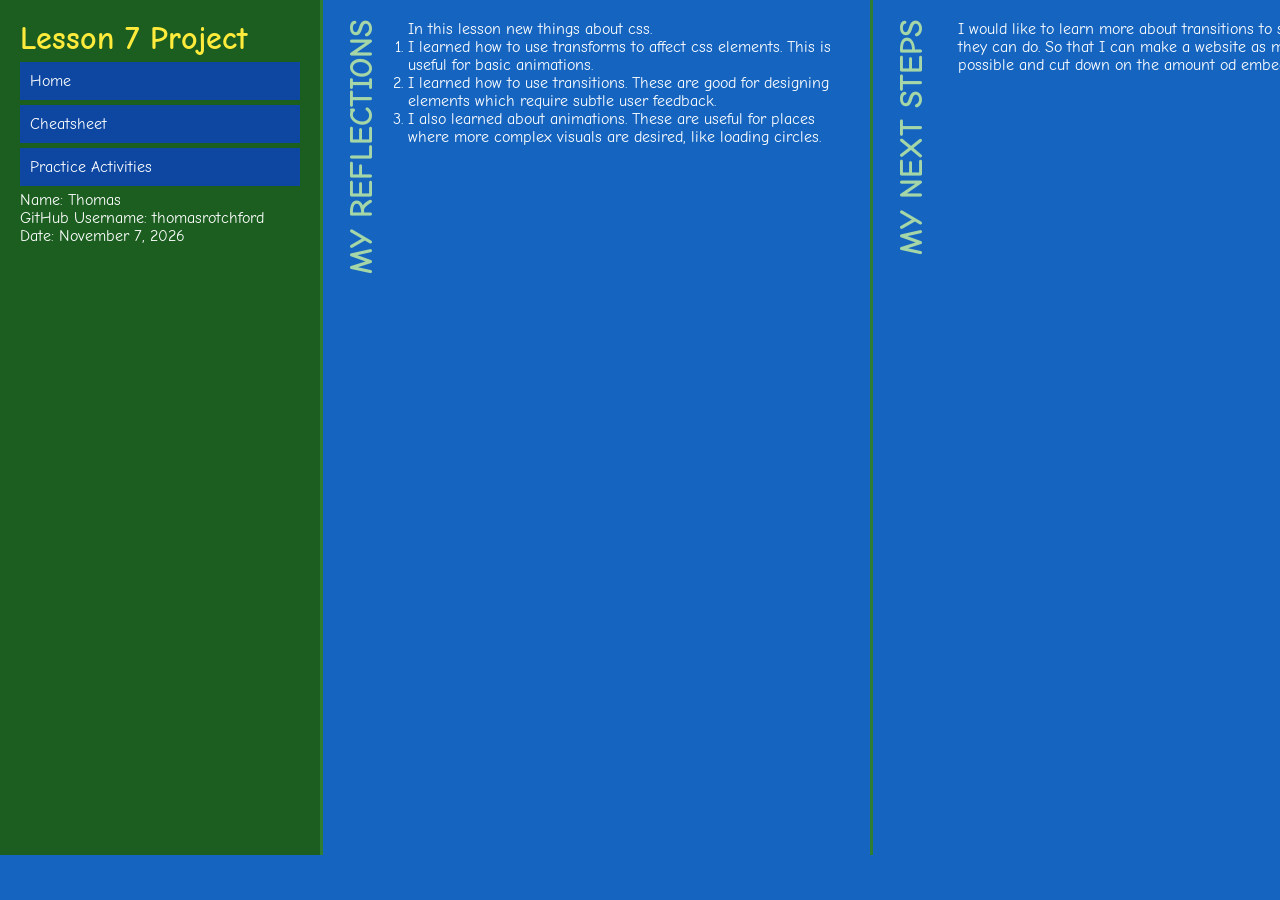
<file: index.html>
<!DOCTYPE html>
<html lang="en">
<head>
  <meta charset="UTF-8">
  <meta name="author" content="Thomas Rotchford">
  <meta name="description" content="Lesson 7 reflection">
  <meta name="keywords" content="Lesson 7, reflection, HTML">
  <link rel="stylesheet" href="css/lsn7-styles.css">
  <title>Lesson 7 Project</title>

</head>

<body>

   <header>
        <h1>Lesson 7 Project</h1>

        <nav>
            <ul>
                <li>
                    <a href="index.html">Home</a>
                    <ul>
                        <li><a href="index.html#what-i-learned">My Reflections</a></li>
                        <li><a href="index.html#looking-ahead">My Next Steps</a></li>
                    </ul>
                </li>

                <li>
                    <a href="transformations-cheatsheet.html">Cheatsheet</a>
                    <ul>
                        <li><a href="transformations-cheatsheet.html#document-structure">terminology</a></li>
                        <li><a href="transformations-cheatsheet.html#metadata">Transform Properties</a></li>
                        <li><a href="transformations-cheatsheet.html#semantic-elements">Transitions Properties</a></li>
                        <li><a href="transformations-cheatsheet.html#links-and-bookmarks">Animation Properties</a></li>
                    </ul>
                </li>

                <li>
                    <a href="https://github.com/thomasrotchford/CIS233DA-lesson7">Practice Activities</a>
                </li>
            </ul>
        </nav>

        <p>Name: Thomas</p>
        <p>GitHub Username: thomasrotchford</p>
        <p>Date: November 7, 2026</p>
    </header>

<main>

    <section>
        <h2 id="what-i-learned">My Reflections</h2>

        <p>
            In this lesson new things about css.
        </p>

        <ol>
            <li>
                I learned how to use transforms to affect css elements. This is useful for basic animations.
            </li>

            <li>
                I learned how to use transitions. These are good for designing elements which require subtle user feedback.
            </li>

            <li>
                I also learned about animations. These are useful for places where more complex visuals are desired, like loading circles.
            </li>
        </ol>
    </section>

    <section>
        <h2 id="looking-ahead">My Next Steps</h2>

        <p>
            I would like to learn more about transitions to see how much they can do. So that I can make a website as minimal as possible and cut down on the amount od embedded animations.
        </p>
    </section>

</main>


</body>
</html>
</file>
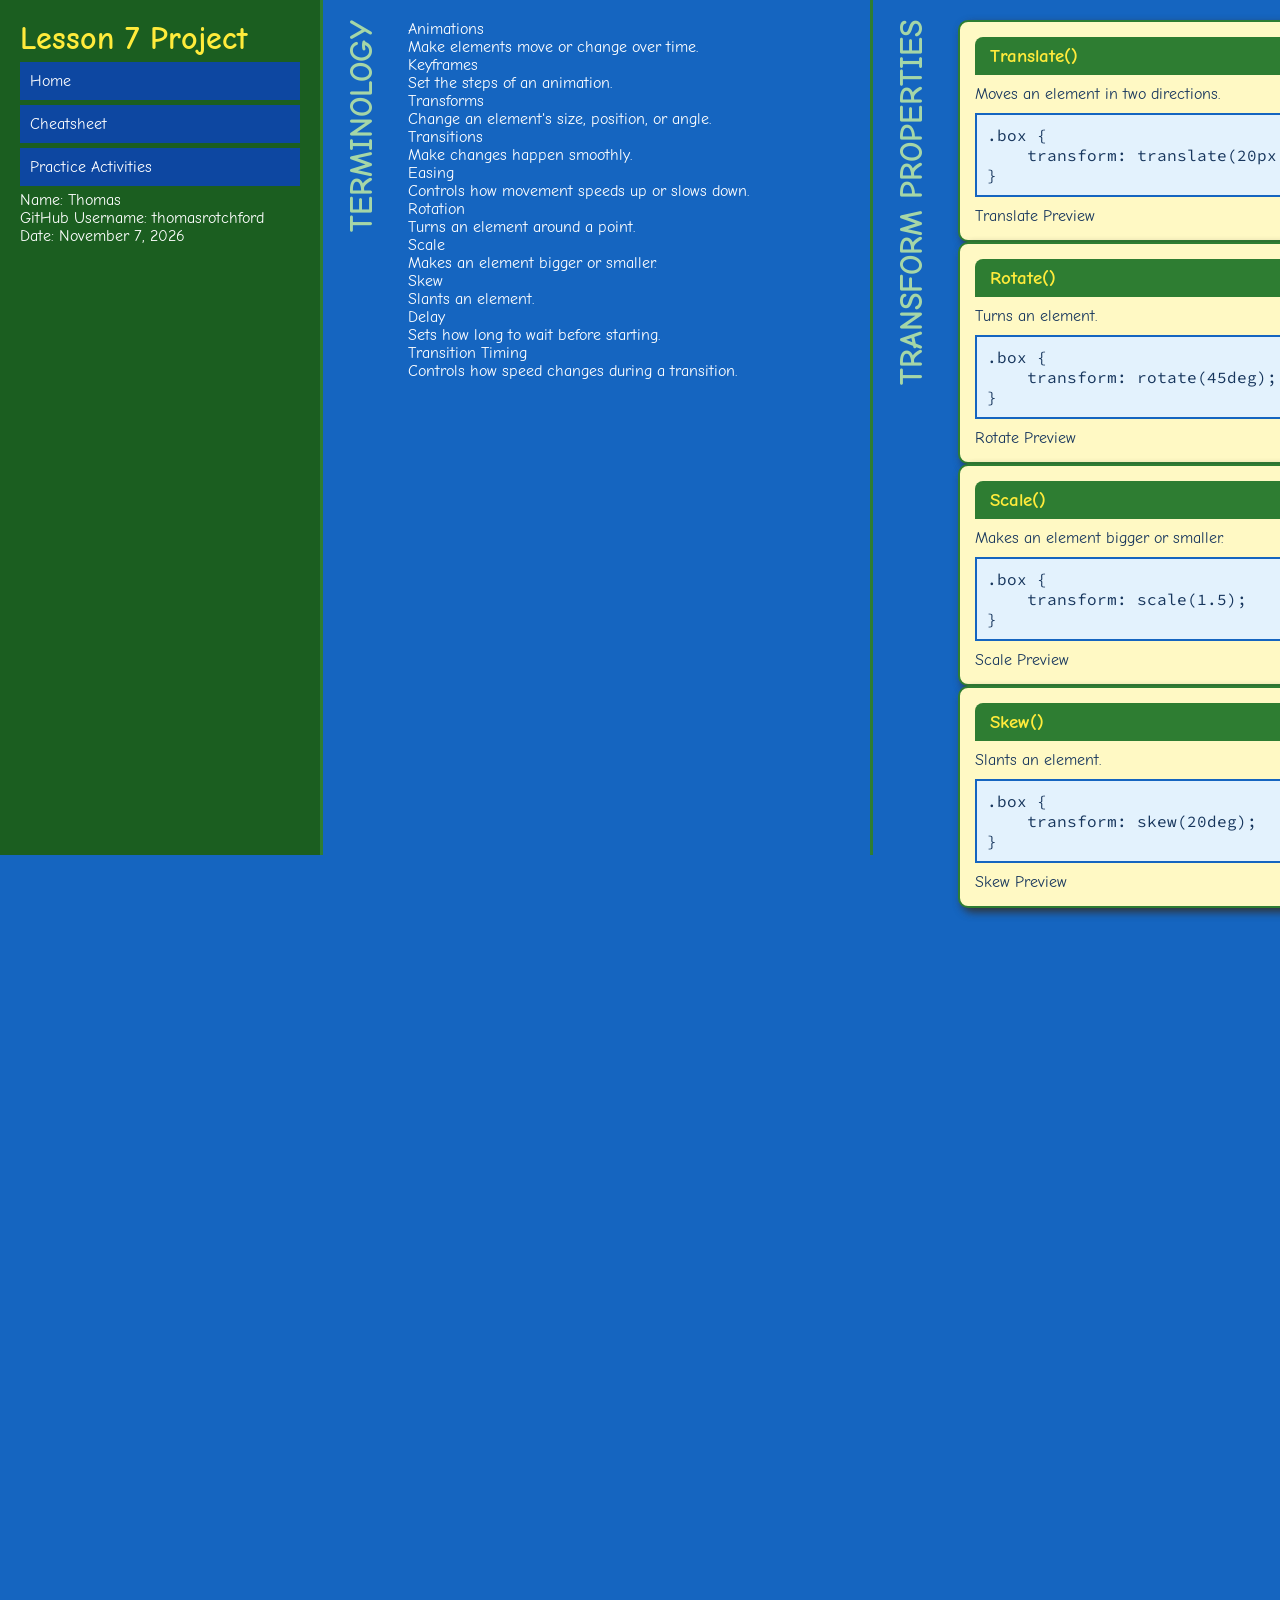
<file: transformations-cheatsheet.html>
<!DOCTYPE html>
<html lang="en">
<head>
    <meta charset="UTF-8">
    <meta name="author" content="Thomas Rotchford">
    <meta name="description" content="Lesson 7 CSS transformation cheatsheet">
    <meta name="keywords" content="Lesson 7, cheatsheet, CSS, transforms, transitions, animations">
    <link rel="stylesheet" href="css/lsn7-styles.css">
    <title>Lesson 7 Transformation Cheatsheet</title>
</head>

<body>

    <header>
        <h1>Lesson 7 Project</h1>

        <nav>
            <ul>
                <li>
                    <a href="index.html">Home</a>
                    <ul>
                        <li><a href="index.html#what-i-learned">My Reflections</a></li>
                        <li><a href="index.html#looking-ahead">My Next Steps</a></li>
                    </ul>
                </li>

                <li>
                    <a href="transformations-cheatsheet.html">Cheatsheet</a>
                    <ul>
                        <li><a href="transformations-cheatsheet.html#terminology">Terminology</a></li>
                        <li><a href="transformations-cheatsheet.html#transform-properties">Transform Properties</a></li>
                        <li><a href="transformations-cheatsheet.html#transition-properties">Transition Properties</a></li>
                        <li><a href="transformations-cheatsheet.html#animation-properties">Animation Properties</a></li>
                    </ul>
                </li>

                <li>
                    <a href="https://github.com/thomasrotchford/CIS233DA-lesson7">Practice Activities</a>
                </li>
            </ul>
        </nav>

        <p>Name: Thomas</p>
        <p>GitHub Username: thomasrotchford</p>
        <p>Date: November 7, 2026</p>
    </header>

    <main>

        <section>
            <h2 id="terminology">Terminology</h2>

            <dl>
                <dt>Animations</dt>
                <dd>Make elements move or change over time.</dd>

                <dt>Keyframes</dt>
                <dd>Set the steps of an animation.</dd>

                <dt>Transforms</dt>
                <dd>Change an element's size, position, or angle.</dd>

                <dt>Transitions</dt>
                <dd>Make changes happen smoothly.</dd>

                <dt>Easing</dt>
                <dd>Controls how movement speeds up or slows down.</dd>

                <dt>Rotation</dt>
                <dd>Turns an element around a point.</dd>

                <dt>Scale</dt>
                <dd>Makes an element bigger or smaller.</dd>

                <dt>Skew</dt>
                <dd>Slants an element.</dd>

                <dt>Delay</dt>
                <dd>Sets how long to wait before starting.</dd>

                <dt>Transition Timing</dt>
                <dd>Controls how speed changes during a transition.</dd>
            </dl>
        </section>

        <section>
            <h2 id="transform-properties">Transform Properties</h2>

            <div class="example-code-card">
                <h3>Translate()</h3>
                <p>Moves an element in two directions.</p>
                <pre><code>.box {
    transform: translate(20px, 10px);
}</code></pre>
                <div class="preview translate-example">Translate Preview</div>
            </div>

            <div class="example-code-card">
                <h3>Rotate()</h3>
                <p>Turns an element.</p>
                <pre><code>.box {
    transform: rotate(45deg);
}</code></pre>
                <div class="preview rotate-example">Rotate Preview</div>
            </div>

            <div class="example-code-card">
                <h3>Scale()</h3>
                <p>Makes an element bigger or smaller.</p>
                <pre><code>.box {
    transform: scale(1.5);
}</code></pre>
                <div class="preview scale-example">Scale Preview</div>
            </div>

            <div class="example-code-card">
                <h3>Skew()</h3>
                <p>Slants an element.</p>
                <pre><code>.box {
    transform: skew(20deg);
}</code></pre>
                <div class="preview skew-example">Skew Preview</div>
            </div>
        </section>

        <section>
            <h2 id="transition-properties">Transition Properties</h2>

            <div class="example-code-card">
                <h3>transition-property</h3>
                <p>Chooses what changes.</p>
                <pre><code>.box {
    transition-property: background-color;
    transition-duration: 1s;
}

.box:hover {
    background-color: yellow;
}</code></pre>
                <div class="preview property-example">Property Preview</div>
            </div>


            <div class="example-code-card">
                <h3>transition-timing-function</h3>
                <p>Controls the speed of a change.</p>
                <pre><code>.box {
    transition: transform 2s;
    transition-timing-function: ease;
}

                <div class="preview delay-example">Delay Preview</div>
            </div>
        </section>

        <section>
            <h2 id="animation-properties">Animation Properties</h2>

            <div class="example-code-card">
                <h3>@keyframes</h3>
                <p>Sets the steps of an animation.</p>
                <pre><code>@keyframes move {
    from { left: 0; }
    to { left: 50px; }
}

.box {
    position: relative;
    animation: move 2s;
}</code></pre>
                <div class="preview keyframes-example">Keyframes Preview</div>
            </div>

            <div class="example-code-card">
                <h3>From and To</h3>
                <p>Sets the start and end.</p>
                <pre><code>@keyframes fade {
    from { opacity: 0; }
    to { opacity: 1; }
}

            <div class="example-code-card">
                <h3>animation-name</h3>
                <p>Chooses an animation.</p>
                <pre><code>.box {
    animation-name: fade;
    animation-duration: 2s;
}</code></pre>
                <div class="preview name-example">Name Preview</div>
            </div>

            <div class="example-code-card">
                <h3>animation-duration</h3>
                <p>Sets how long it takes.</p>
                <pre><code>.box {
    animation-name: fade;
    animation-duration: 3s;
}</code></pre>
                <div class="preview animation-duration-example">Duration Preview</div>
            </div>

            <div class="example-code-card">
                <h3>animation-timing-function</h3>
                <p>Controls animation speed.</p>
                <pre><code>.box {
    animation: fade 2s;
    animation-timing-function: ease;
}</code></pre>
                <div class="preview animation-timing-example">Timing Preview</div>
            </div>

            <div class="example-code-card">
                <h3>animation-delay</h3>
                <p>Waits before starting.</p>
                <pre><code>.box {
    animation: fade 2s;
    animation-delay: 1s;
}</code></pre>
                <div class="preview animation-delay-example">Delay Preview</div>
            </div>

            <div class="example-code-card">
                <h3>animation-iteration-count</h3>
                <p>Sets how many times it repeats.</p>
                <pre><code>.box {
    animation: fade 2s;
    animation-iteration-count: 3;
}</code></pre>
                <div class="preview iteration-example">Iteration Preview</div>
            </div>

            <div class="example-code-card">
                <h3>animation-direction</h3>
                <p>Sets which way it plays.</p>
                <pre><code>.box {
    animation: fade 2s infinite;
    animation-direction: alternate;
}</code></pre>
                <div class="preview direction-example">Direction Preview</div>
            </div>

            <div class="example-code-card">
                <h3>animation-fill-mode</h3>
                <p>Keeps the ending style.</p>
                <pre><code>.box {
    animation: fade 2s;
    animation-fill-mode: forwards;
}</code></pre>
                <div class="preview fill-example">Fill Preview</div>
            </div>

            <div class="example-code-card">
                <h3>animation-play-state</h3>
                <p>Pauses or plays an animation.</p>
                <pre><code>.box {
    animation: fade 2s infinite;
    animation-play-state: paused;
}

.box:hover {
    animation-play-state: running;
}</code></pre>
                <div class="preview play-example">Play Preview</div>
            </div>

            <div class="example-code-card">
                <h3>animation</h3>
                <p>Combines animation settings.</p>
                <pre><code>.box {
    animation: fade 2s ease infinite;
}</code></pre>
                <div class="preview animation-example">Animation Preview</div>
            </div>

        </section>

    </main>

</body>
</html>
</file>
<file: css/lsn7-styles.css>
/*
Name: Thomas Rotchford
Course and Section: CIS233DA - 27491
Instructor: Brian Thurber
*/

@import url('https://fonts.googleapis.com/css2?family=Comic+Neue:wght@400;700&family=Source+Code+Pro&display=swap');

:root {
    --background-color: #1565c0;
    --text-color: #ffffff;
    --heading-color: #ffeb3b;
    --border-color: #2e7d32;
    --accent-color: #ffeb3b;
    --link-color: #a5d6a7;

    --heading-font: 'Comic Neue', 'Comic Sans MS', cursive;
    --body-font: 'Comic Neue', 'Trebuchet MS', sans-serif;
    --code-font: 'Source Code Pro', 'Courier New', monospace;
}

* {
    margin: 0;
    padding: 0;
    box-sizing: border-box;
}


body {
    height: 95vh;
    overflow-x: scroll;
    font-family: var(--body-font);
    color: var(--text-color);
    background-color: var(--background-color);
    display: flex;
    flex-direction: row;
    flex-wrap: nowrap;
}

h1, h2, h3, h4, h5, h6 {
    font-family: var(--heading-font);
    color: var(--heading-color);
}


header {
    flex: 0 0 320px;
    display: flex;
    flex-direction: column;
    background-color: #1b5e20;
    color: white;
    padding: 20px;
    white-space: nowrap;
}

nav ul {
    list-style: none;
}

nav li {
    margin: 5px 0;
}

nav > ul > li > a {
    display: block;
    padding: 10px;
    background-color: #0d47a1;
    color: white;
    text-decoration: none;
    transition: background-color 0.3s, color 0.3s, transform 0.3s;
}

nav > ul > li > a:hover,
nav > ul > li > a:focus {
    background-color: #ffeb3b;
    color: #17365d;
    transform: translateX(5px);
}

/* Child Links */
nav ul ul {
    display: none;
    padding-left: 15px;
}

nav ul ul a {
    display: block;
    padding: 8px;
    background-color: #1565c0;
    color: white;
    text-decoration: none;
    transition: background-color 0.3s, color 0.3s, transform 0.3s;
}

nav ul ul a:hover,
nav ul ul a:focus {
    background-color: #ffeb3b;
    color: #17365d;
    transform: translateX(5px);
}

nav > ul > li.active > a {
    background-color: #ffeb3b;
    color: #17365d;
    font-weight: bold;
}

nav > ul > li.active > ul {
    display: block;
}

main {
    display: flex;
    flex-direction: row;
    flex-wrap: nowrap;
}

main section {
    position: relative;
    flex: 0 0 550px;
    min-height: 450px;
    padding: 20px 20px 20px 85px;
    border-left: 3px solid var(--border-color);
}

main section h2 {
    position: absolute;
    top: 20px;
    left: 20px;
    font-size: 32px;
    text-transform: uppercase;
    color: var(--link-color);
    white-space: nowrap;
    transform: rotate(-90deg) translateX(-100%);
    transform-origin: top left;
}

@media (prefers-reduced-motion: reduce) {
    *, *::before, *::after {
        animation: none !important;
        transition: none !important;
    }
}

.cheatsheet section {
    display: grid;
    grid-auto-flow: column;
    grid-template-rows: repeat(2, 1fr);
    grid-auto-columns: 320px;
    gap: 20px;
    width: max-content;
    height: 95vh;
    padding-top: 25px;
    padding-bottom: 25px;
}

.example-code-card {
    background-color: #fff9c4;
    color: #17365d;
    border: 2px solid var(--border-color);
    border-radius: 10px;
    padding: 15px;
    box-shadow: 4px 4px 8px #333333;
    min-height: 0;
}

.example-code-card h3 {
    background-color: #2e7d32;
    color: #ffeb3b;
    padding: 8px 15px;
    border-radius: 8px 8px 0 0;
    margin-bottom: 10px;
}

.example-code-card p {
    margin-bottom: 10px;
}

.example-code-card pre {
    background-color: #e3f2fd;
    color: #17365d;
    border: 2px solid #1565c0;
    padding: 10px;
    margin-bottom: 10px;
    overflow-x: auto;
}

.example-code-card code {
    font-family: var(--code-font);
}

.example-code-card:first-of-type {
    grid-column: 1;
    grid-row: 1;
}
</file>
